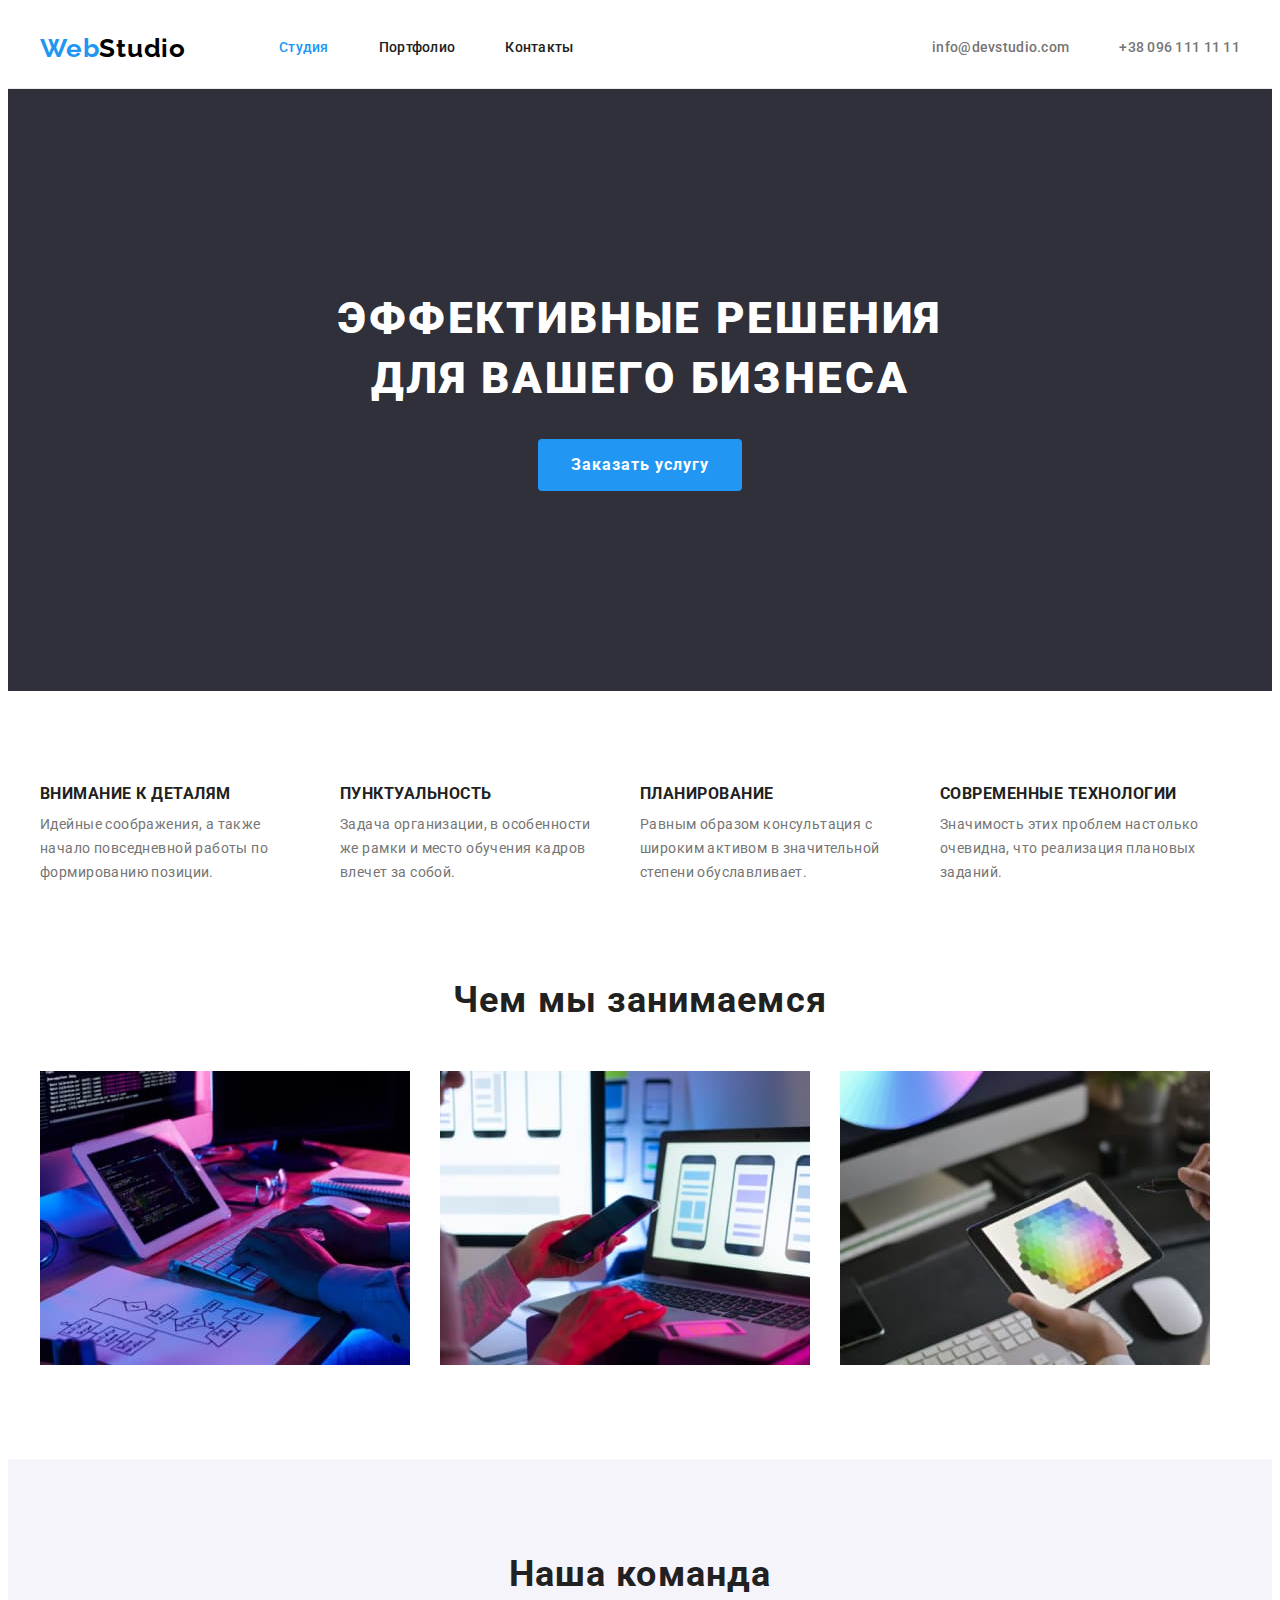
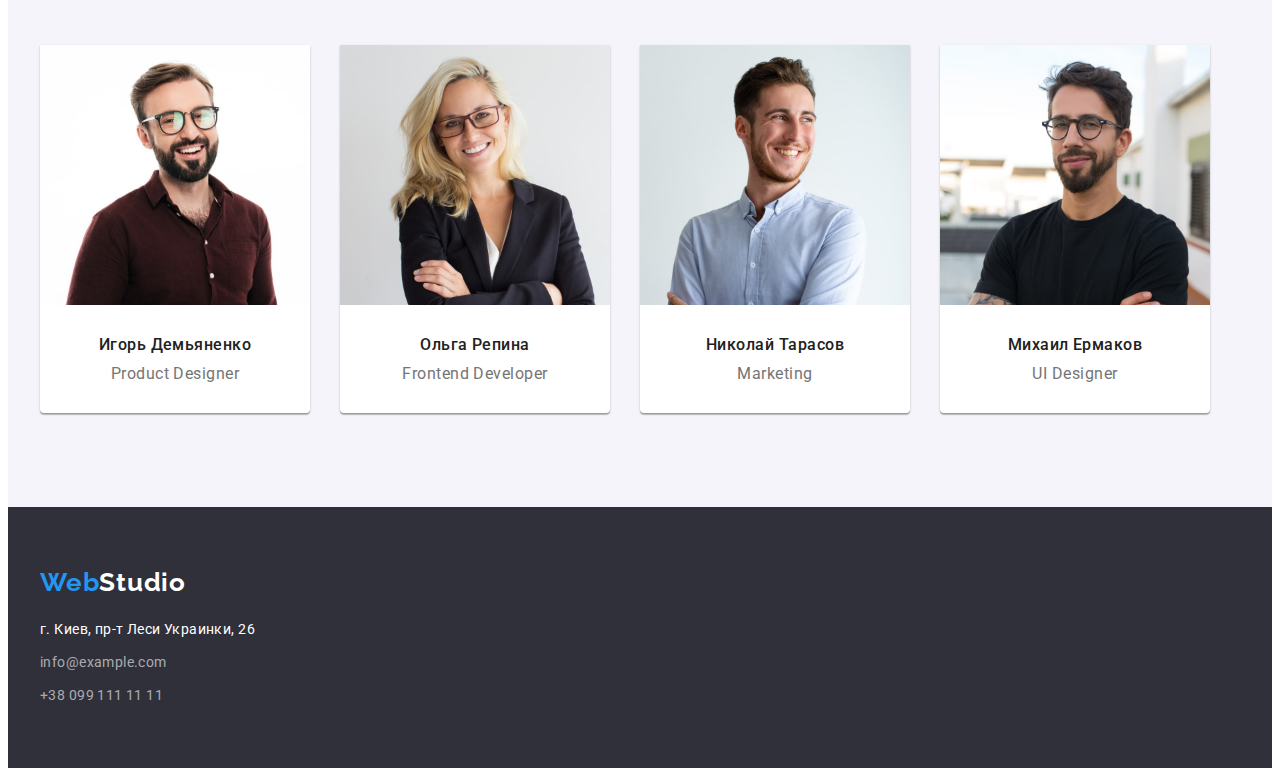
<file: index.html>
<!DOCTYPE html>
<html lang="ru">

<head>
    <meta charset="UTF-8">
    <meta http-equiv="X-UA-Compatible" content="IE=edge">
    <meta name="viewport" content="width=device-width, initial-scale=1.0">
    <title>Главная</title>
    <link rel="preconnect" href="https://fonts.googleapis.com">
    <link rel="preconnect" href="https://fonts.gstatic.com" crossorigin>
    <link href="https://fonts.googleapis.com/css2?family=Raleway:wght@700&family=Roboto:wght@400;500;700;900&display=swap"
        rel="stylesheet">
    <link rel="stylesheet" href="https://cdnjs.cloudflare.com/ajax/libs/modern-normalize/1.1.0/modern-normalize.min.css"
        integrity="sha512-wpPYUAdjBVSE4KJnH1VR1HeZfpl1ub8YT/NKx4PuQ5NmX2tKuGu6U/JRp5y+Y8XG2tV+wKQpNHVUX03MfMFn9Q=="
        crossorigin="anonymous"
        referrerpolicy="no-referrer" />
    <link rel="stylesheet" href="./css/styles.css">
</head>
<body>
    <header class="header">
        <div class="container">
        <nav class="header-navigation">
            <a href="" class="logo link"><span class="accent">Web</span>Studio</a>
            <ul class="header-first-list list">
                <li class="header-item"><a href="index.html" class="header-link current link">Студия</a></li>
                <li class="header-item"><a href="portfolio.html" class="header-link link">Портфолио</a></li>
                <li class="header-item"><a href="" class="header-link link">Контакты</a></li>
            </ul>
        </nav>
        <ul class="header-second-list list">
            <li class="header-second-item"><a href="mailto:info@devstudio.com" class="header-mail link">info@devstudio.com</a></li>
            <li class="header-second-item"><a href="tel:+380961111111" class="header-tel link">+38 096 111 11 11</a></li>
        </ul>
        </div>
    </header>

    <main>
        <section class="hero">
            <div class="container">
            <h1 class="hero-title">Эффективные решения для вашего бизнеса</h1>
            <button type="button" class="hero-btn">Заказать услугу</button>
            </div>
        </section>
        <section class="about section">
            <div class="container">
            <h2 class="visually-hidden">Особенности работы студии</h2>
            <ul class="about-list list">
                <li class="about-item">
                    <h3 class="about-top-text">Внимание к деталям</h3>
                    <p class="about-text">Идейные соображения, а также начало повседневной работы по формированию позиции.</p>
                </li>
                <li class="about-item">
                    <h3 class="about-top-text">Пунктуальность</h3>
                    <p class="about-text">Задача организации, в особенности же рамки и место обучения кадров влечет за собой.</p>
                </li>
                <li class="about-item">
                    <h3 class="about-top-text">Планирование</h3>
                    <p class="about-text">Равным образом консультация с широким активом в значительной степени обуславливает.</p>
                </li>
                <li class="about-item">
                    <h3 class="about-top-text">Современные технологии</h3>
                    <p class="about-text">Значимость этих проблем настолько очевидна, что реализация плановых заданий.</p>
                </li>
            </ul>
            </div>
        </section>
        <section class="work section">
            <div class="container">
            <h2 class="section-title">Чем мы занимаемся</h2>
            <ul class="work-list list">
                <li class="work-item"><img src="./images/img-1.jpg" alt="набор кода на планшете" width="370" height="294"></li>
                <li class="work-item"><img src="./images/img-2.jpg" alt="схемы на телефоне и ноуте" width="370" height="294"></li>
                <li class="work-item"><img src="./images/img-3.jpg" alt="спектор цветов на планшете" width="370" height="294"></li>
            </ul>
            </div>
        </section>
        <section class="team section">
            <div class="container">
            <h2 class="section-title">Наша команда</h2>
            <ul class="team-list list">
                <li class="team-item">
                    <img src="./images/img-4.jpg" alt="Игорь Демьяненко" width="270" height="260" class="team-img">
                    <div class="team-box">
                    <h3 class="team-bottom-title">Игорь Демьяненко</h3>
                    <p lang="en" class="team-text">Product Designer</p>
                    </div>
                </li>
                <li class="team-item">
                    <img src="./images/img-5.jpg" alt="Ольга Репина" width="270" height="260" class="team-img">
                    <div class="team-box">
                    <h3 class="team-bottom-title">Ольга Репина</h3>
                    <p lang="en" class="team-text">Frontend Developer</p>
                    </div>
                </li>
                <li class="team-item">
                    <img src="./images/img-6.jpg" alt="Николай Тарасов" width="270" height="260" class="team-img">
                    <div class="team-box">
                    <h3 class="team-bottom-title">Николай Тарасов</h3>
                    <p lang="en" class="team-text">Marketing</p>
                    </div>
                </li>
                <li class="team-item">
                    <img src="./images/img-7.jpg" alt="Михаил Ермаков" width="270" height="260" class="team-img">
                    <div class="team-box">
                    <h3 class="team-bottom-title">Михаил Ермаков</h3>
                    <p lang="en" class="team-text">UI Designer</p>
                    </div>
                </li>
            </ul>
            </div>
        </section>
    </main>
    
    <footer class="footer">
        <div class="container">
        <a href="" class="logo link"><span class="accent">Web</span>Studio</a>
        <address>
            <ul class="footer-list list">
                <li class="footer-item"><a href="https://goo.gl/maps/D3uRbkzvZpGUqhTm6" class="footer-address link"target="_blank" rel="noopener noreferrer">г. Киев,
                        пр-т Леси Украинки, 26</a></li>
                <li class="footer-item"><a href="mailto:info@example.com" class="footer-mail link">info@example.com</a></li>
                <li class="footer-item"><a href="tel:+380991111111" class="footer-tel link">+38 099 111 11 11</a></li>
            </ul>
        </address>
        </div>
    </footer>
</body>

</html>
</file>
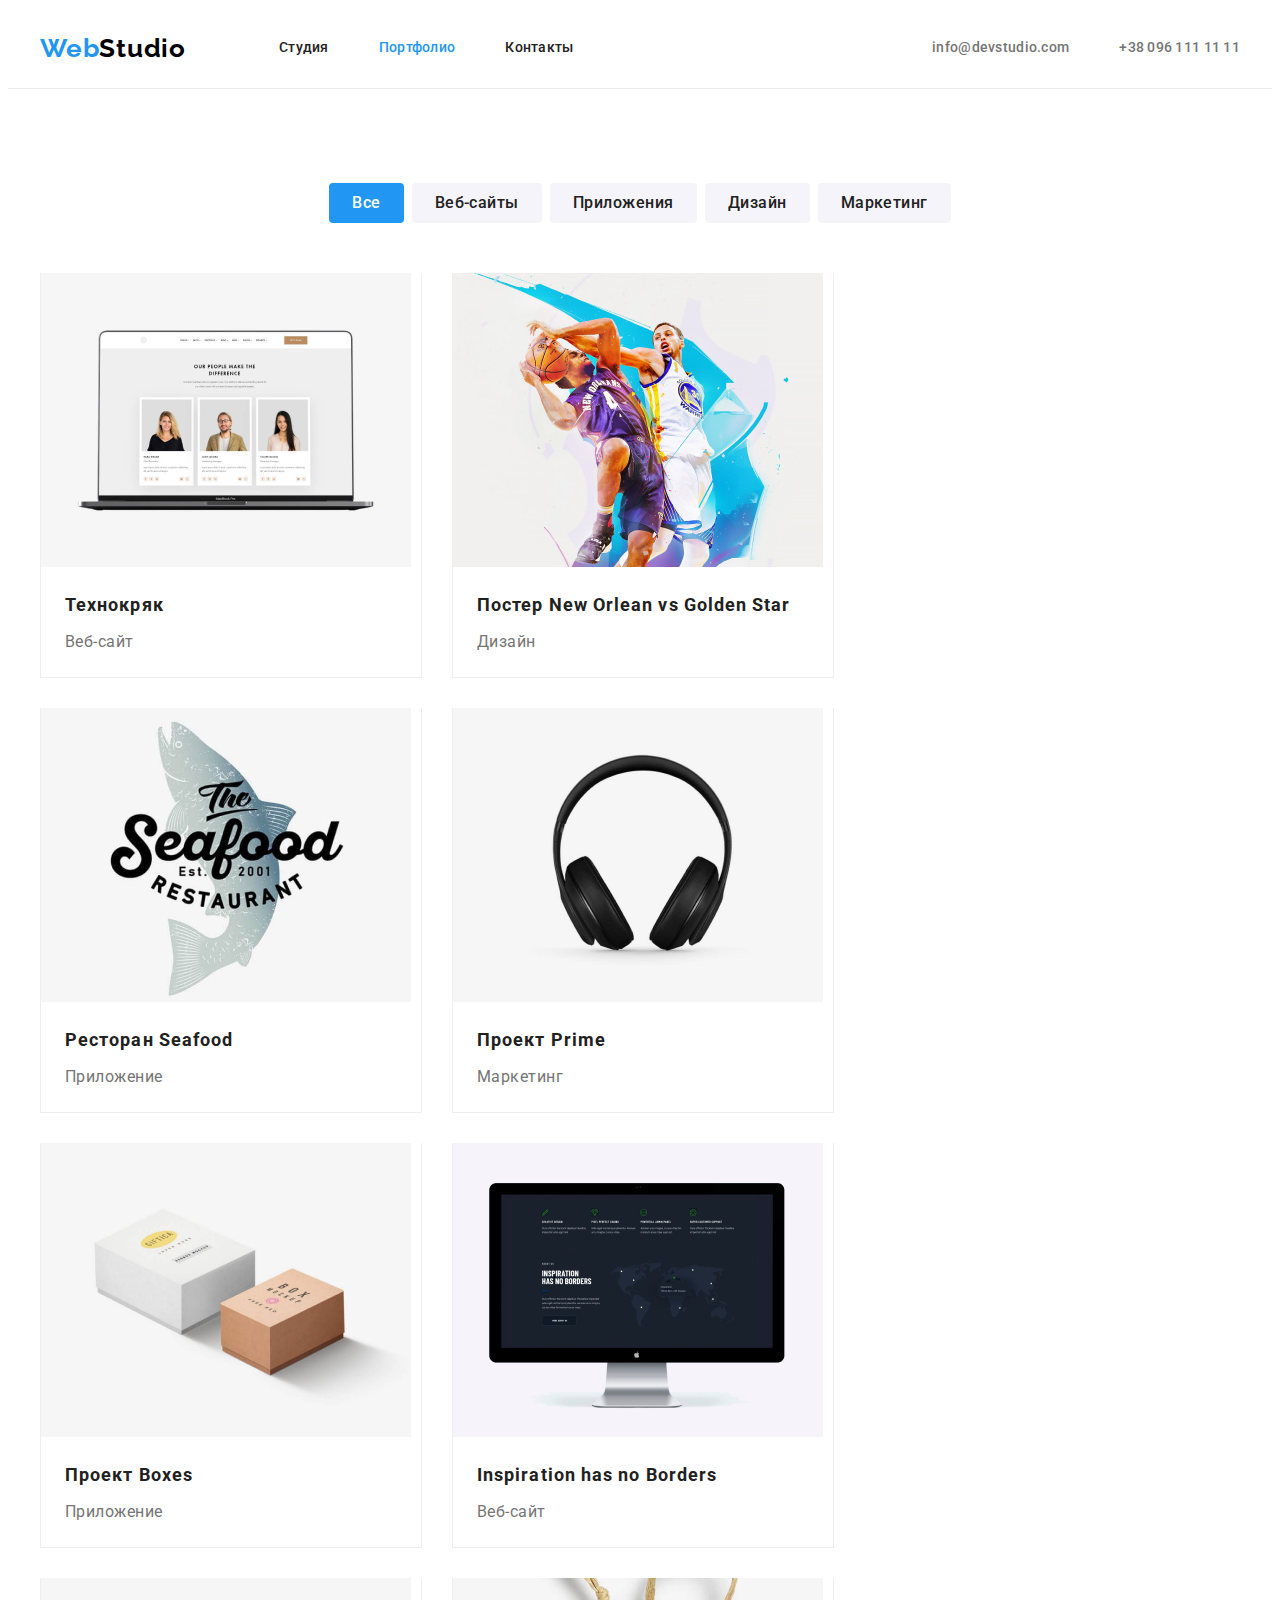
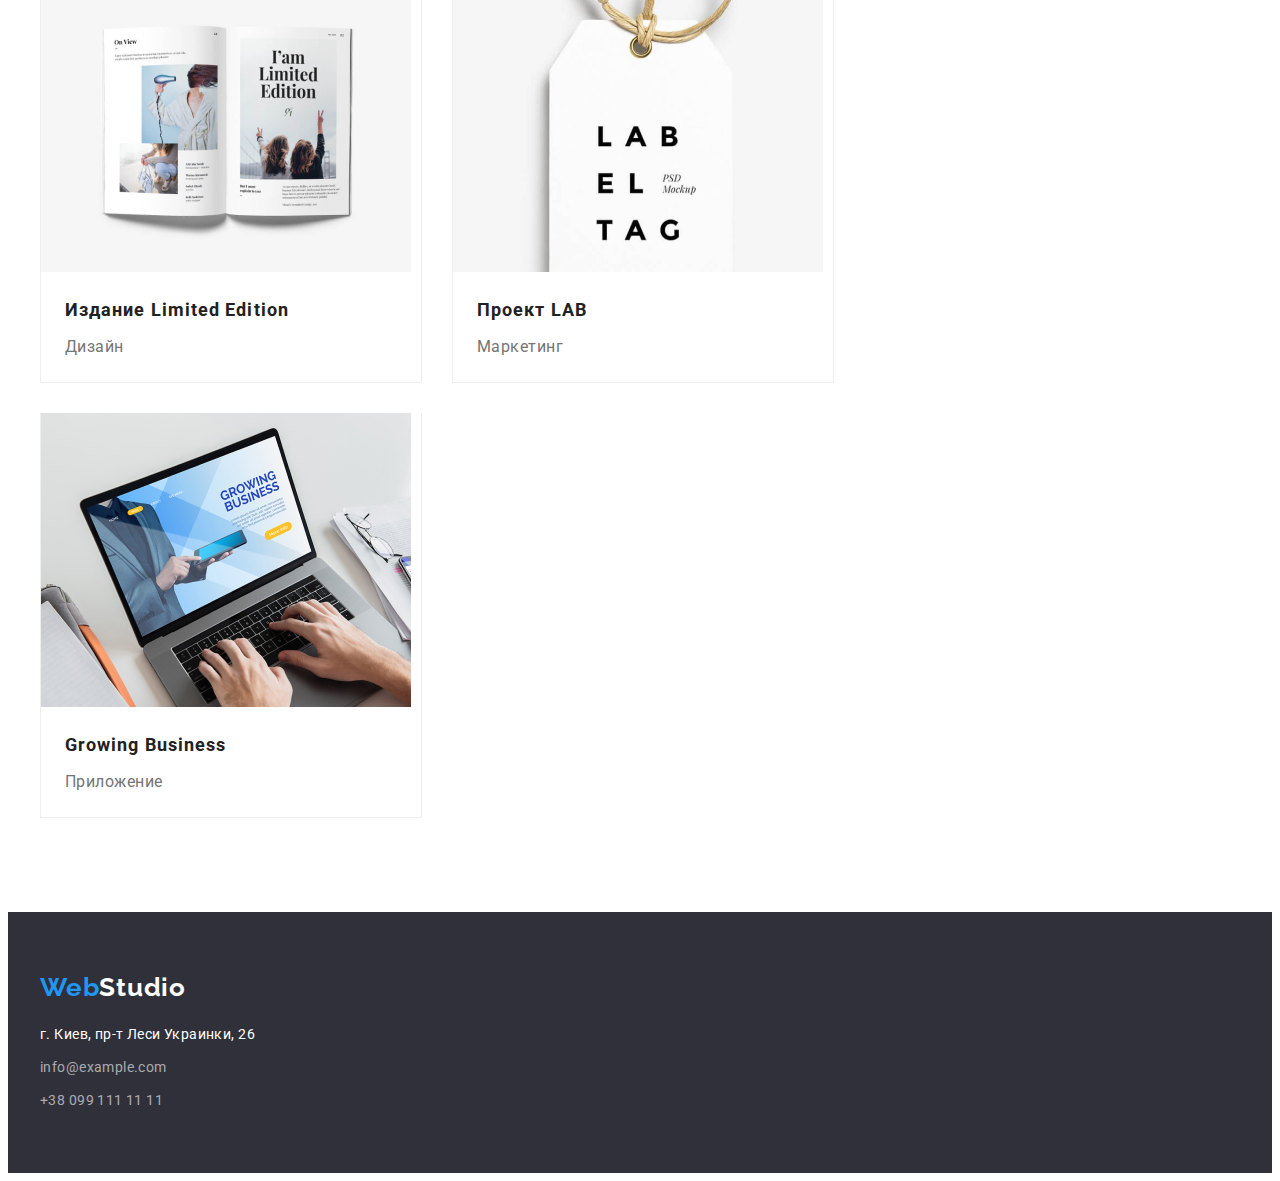
<file: portfolio.html>
<!DOCTYPE html>
<html lang="ru">
<head>
    <meta charset="UTF-8">
    <meta http-equiv="X-UA-Compatible" content="IE=edge">
    <meta name="viewport" content="width=device-width, initial-scale=1.0">
    <title>Портфолио</title>
    <link rel="preconnect" href="https://fonts.googleapis.com">
    <link rel="preconnect" href="https://fonts.gstatic.com" crossorigin>
    <link href="https://fonts.googleapis.com/css2?family=Raleway:wght@700&family=Roboto:wght@400;500;700;900&display=swap"
        rel="stylesheet">
    <link rel="stylesheet" href="https://cdnjs.cloudflare.com/ajax/libs/modern-normalize/1.1.0/modern-normalize.min.css"
        integrity="sha512-wpPYUAdjBVSE4KJnH1VR1HeZfpl1ub8YT/NKx4PuQ5NmX2tKuGu6U/JRp5y+Y8XG2tV+wKQpNHVUX03MfMFn9Q=="
        crossorigin="anonymous" 
        referrerpolicy="no-referrer" />
    <link rel="stylesheet" href="./css/styles.css">
</head>
<body>
    <header class="header">
        <div class="container">
            <nav class="header-navigation">
                <a href="" class="logo link"><span class="accent">Web</span>Studio</a>
                <ul class="header-first-list list">
                    <li class="header-item"><a href="index.html" class="header-link link">Студия</a></li>
                    <li class="header-item"><a href="portfolio.html" class="header-link current link">Портфолио</a></li>
                    <li class="header-item"><a href="" class="header-link link">Контакты</a></li>
                </ul>
            </nav>
            <ul class="header-second-list list">
                <li class="header-second-item"><a href="mailto:info@devstudio.com" class="header-mail link">info@devstudio.com</a></li>
                <li class="header-second-item"><a href="tel:+380961111111" class="header-tel link">+38 096 111 11 11</a></li>
            </ul>
            </div>
            </header>

    <main>
        <section class="portfolio section">
            <div class="container">
            <h1 class="visually-hidden">Портфолио</h1>
            <ul class="portfolio-first-list list">
                <li class="portfolio-first-item"><button type="button" class="portfolio-btn current">Все</button></li>
                <li class="portfolio-first-item"><button type="button" class="portfolio-btn">Веб-сайты</button></li>
                <li class="portfolio-first-item"><button type="button" class="portfolio-btn">Приложения</button></li>
                <li class="portfolio-first-item"><button type="button" class="portfolio-btn">Дизайн</button></li>
                <li class="portfolio-first-item"><button type="button" class="portfolio-btn">Маркетинг</button></li>
            </ul>
            <ul class="portfolio-second-list list">
                <li class="portfolio-second-item">
                    <a href="" class="portfolio-link link">
                        <img src="images/portfolio-1.jpg" alt="Проэкт 1" width="370" height="294" class="portfolio-img">
                        <div class="card-box">
                        <h2 class="portfolio-title">Технокряк</h2>
                        <p class="portfolio-text">Веб-сайт</p>
                        </div>
                    </a>
                </li>
                <li class="portfolio-second-item">
                    <a href="" class="portfolio-link link">
                        <img src="images/portfolio-2.jpg" alt="Проэкт 2" width="370" height="294" class="portfolio-img">
                        <div class="card-box">
                        <h2 class="portfolio-title">Постер New Orlean vs Golden Star</h2>
                        <p class="portfolio-text">Дизайн</p>
                        </div>
                    </a>
                </li>
                <li class="portfolio-second-item">
                    <a href="" class="portfolio-link link">
                        <img src="images/portfolio-3.jpg" alt="Проэкт 3" width="370" height="294" class="portfolio-img">
                        <div class="card-box">
                        <h2 class="portfolio-title">Ресторан Seafood</h2>
                        <p class="portfolio-text">Приложение</p>
                        </div>
                    </a>
                </li>
                <li class="portfolio-second-item">
                    <a href="" class="portfolio-link link">
                        <img src="images/portfolio-4.jpg" alt="Проэкт 4" width="370" height="294" class="portfolio-img">
                        <div class="card-box">
                        <h2 class="portfolio-title">Проект Prime</h2>
                        <p class="portfolio-text">Маркетинг</p>
                        </div>
                    </a>
                </li>
                <li class="portfolio-second-item">
                    <a href="" class="portfolio-link link">
                        <img src="images/portfolio-5.jpg" alt="Проэкт 5" width="370" height="294" class="portfolio-img">
                        <div class="card-box">
                        <h2 class="portfolio-title">Проект Boxes</h2>
                        <p class="portfolio-text">Приложение</p>
                        </div>
                    </a>
                </li>
                <li class="portfolio-second-item">
                    <a href="" class="portfolio-link link">
                        <img src="images/portfolio-6.jpg" alt="Проэкт 6" width="370" height="294" class="portfolio-img">
                        <div class="card-box">
                        <h2 class="portfolio-title">Inspiration has no Borders</h2>
                        <p class="portfolio-text">Веб-сайт</p>
                        </div>
                    </a>
                </li>
                <li class="portfolio-second-item">
                    <a href="" class="portfolio-link link">
                        <img src="images/portfolio-7.jpg" alt="Проэкт 7" width="370" height="294" class="portfolio-img">
                        <div class="card-box">
                        <h2 class="portfolio-title">Издание Limited Edition</h2>
                        <p class="portfolio-text">Дизайн</p>
                        </div>
                    </a>
                </li>
                <li class="portfolio-second-item">
                    <a href="" class="portfolio-link link">
                        <img src="images/portfolio-8.jpg" alt="Проэкт 8" width="370" height="294" class="portfolio-img">
                        <div class="card-box">
                        <h2 class="portfolio-title">Проект LAB</h2>
                        <p class="portfolio-text">Маркетинг</p>
                        </div>
                    </a>
                </li>
                <li class="portfolio-second-item">
                    <a href="" class="portfolio-link link">
                        <img src="images/portfolio-9.jpg" alt="Проэкт 9" width="370" height="294" class="portfolio-img">
                        <div class="card-box">
                        <h2 class="portfolio-title">Growing Business</h2>
                        <p class="portfolio-text">Приложение</p>
                        </div>
                    </a>
                </li>
            </ul>
            </div>
        </section>
    </main>

        <footer class="footer">
            <div class="container">
                <a href="" class="logo link"><span class="accent">Web</span>Studio</a>
                <address>
                    <ul class="footer-list list">
                        <li class="footer-item"><a href="https://goo.gl/maps/D3uRbkzvZpGUqhTm6" class="footer-address link"
                                target="_blank" rel="noopener noreferrer">г. Киев,
                                пр-т Леси Украинки, 26</a></li>
                        <li class="footer-item"><a href="mailto:info@example.com" class="footer-mail link">info@example.com</a>
                        </li>
                        <li class="footer-item"><a href="tel:+380991111111" class="footer-tel link">+38 099 111 11 11</a></li>
                    </ul>
                </address>
            </div>
        </footer>
</body>
</html>
</file>
<file: css/styles.css>
:root {
    --main-text-color: #212121;
    --primary-text-color:#757575;
    --accent-color:#2196F3;
    --hero-color:#ffffff;
    --logo-color:#000000;
}

body {
    font-family: "Roboto", Tahoma, sans-serif;
    color: var(--primary-text-color);
    font-size: 14px;
    background-color: var(--hero-color);
}

p,
a,
h1,
h2,
h3,
h4,
h5,
h6 {
    margin: 0;
}

ul, ol {
    padding-left: 0;
    margin: 0;
}

img {
    display: block;
}

.link {
    text-decoration: none;
}

.list {
    padding: 0;
    margin: 0;
    list-style: none;
}

.accent {
    color: var(--accent-color);
}

.container {
    margin-right: auto;
    margin-left: auto;
    padding-left: 15px;
    padding-right: 15px;
    width: 1200px;
}

.section {
    padding-top: 94px;
    padding-bottom: 94px;
}

/*------------------------------------------HEADER------------------------------------------*/

.header {
    border-bottom: 1px solid #ECECEC;
}

.header .container {
    display: flex;
    align-items: center;
}

.logo {
    font-family: 'Raleway';
    font-weight: 700;
    font-size: 26px;
    line-height: 1.19;
    letter-spacing: 0.03em;    
    color: var(--logo-color);
    margin-right: 93px;
}

.header-navigation {
    display: flex;
    align-items: center;
}

.header-first-list {
    display: flex;
}

.header-second-list {
    display: flex;
    margin-left: auto;
}

.header-link {
    font-weight: 500;
    line-height: 1.14;
    letter-spacing: 0.02em;
    color: var(--main-text-color);
    display: block;
    padding-top: 32px;
    padding-bottom: 32px;
}

.header-item:not(:last-child) {
    margin-right: 50px;
}

.header-second-item + .header-second-item {
    margin-left: 50px;
}

.header-mail,
.header-tel {
    font-weight: 500;
    line-height: 1.14;
    letter-spacing: 0.02em;
    color: var(--primary-text-color);
    display: block;
    padding-top: 32px;
    padding-bottom: 32px;
}

.header-link:hover,
.header-link:focus,
.header-mail:hover,
.header-mail:focus,
.header-tel:hover,
.header-tel:focus,
.current{
    color: var(--accent-color);
}

/*------------------------------------------HERO------------------------------------------*/

.hero {
    background-color: #2F303A;
    text-align: center;
    padding-top: 200px;
    padding-bottom: 200px;
}

.hero-title {
    margin-bottom: 30px;
    font-weight: 900;
    font-size: 44px;
    line-height: 1.36;
    letter-spacing: 0.06em;
    text-transform: uppercase;
    color: var(--hero-color);
    max-width: 696px;
    text-align: center;
    margin-left: auto;
    margin-right: auto;
}

.hero-btn {
    border: 1px solid transparent;
    border-radius: 4px;
    padding: 10px 32px;
    font-family: inherit;
    font-weight: 700;
    font-size: 16px;
    line-height: 1.88;
    letter-spacing: 0.06em;    
    color: var(--hero-color);
    background-color: var(--accent-color);
    cursor: pointer;
}

.hero-btn:hover{
    color: var(--hero-color);
    background-color: #107ed8;
}

.visually-hidden {
    position: absolute;
    white-space: nowrap;
    width: 1px;
    height: 1px;
    overflow: hidden;
    border: 0;
    padding: 0;
    clip: rect(0 0 0 0);
    clip-path: inset(50%);
    margin: -1px;
}

/*------------------------------------------ABOUT------------------------------------------*/

.about-list {
    display: flex;
}

.about-item {
    max-width: 270px;
}

.about-item:not(:last-child) {
    margin-right: 30px;
}

.about-top-text {
    margin-bottom: 10px;
    font-weight: 700;
    line-height: 1.14;
    letter-spacing: 0.03em;
    text-transform: uppercase;    
    color: var(--main-text-color);
}

.about-text {
    font-weight: 400;
    line-height: 1.71;    
    letter-spacing: 0.03em;    
    color: var(--primary-text-color);
}

/*------------------------------------------WORK------------------------------------------*/

.work {
    padding-top: 0;
}

.work-list {
    display: flex;
}

.work-item + .work-item {
    margin-left: 30px;
}

.section-title {
    font-weight: 700;
    font-size: 36px;
    line-height: 1.17;
    text-align: center;
    letter-spacing: 0.03em;
    color: var(--main-text-color);
    margin-bottom: 50px;
}

/*------------------------------------------TEAM------------------------------------------*/

.team {
    background-color: #F5F4FA;
}

.team-list {
    display: flex;
    margin-left: -30px;
}

.team-item {
    flex-basis: calc((100%-120px)/4);
    margin-left: 30px;
    background: #FFFFFF;
    box-shadow: 0px 1px 3px rgba(0, 0, 0, 0.12),
    0px 1px 1px rgba(0, 0, 0, 0.14),
    0px 2px 1px rgba(0, 0, 0, 0.2);
    border-radius: 0px 0px 4px 4px;
}

.team-bottom-title {
    font-weight: 500;
    font-size: 16px;
    line-height: 1.19;
    text-align: center;
    letter-spacing: 0.03em;
    color: var(--main-text-color);
    margin-bottom: 10px;
}

.team-text {
    font-weight: 400;
    font-size: 16px;
    line-height: 1.19;
    text-align: center;
    letter-spacing: 0.03em;
    color: var(--primary-text-color);
}

.team-box {
    padding-top: 30px;
    padding-bottom: 30px;
}

/*------------------------------------------PORTFOLIO------------------------------------------*/

.portfolio-first-list {
    margin-bottom: 50px;
    justify-content: center;
    display: flex;
}

.portfolio-first-item:not(:last-child) {
    margin-right: 8px;
}

.portfolio-second-list {
    display: flex;
    flex-wrap: wrap;
    margin-left: -30px;
    margin-bottom: -30px;
}

.portfolio-second-item {
    width: calc(100% / 3 - 30px);
    margin-left: 30px;
    margin-bottom: 30px;
    border-bottom: 1px solid #eeeeee;
    border-right: 1px solid #eeeeee;
    border-left: 1px solid #eeeeee;
}

.portfolio-btn {
    font-family: inherit;
    border: 1px solid transparent;
    border-radius: 4px;
    padding: 6px 22px;
    font-weight: 500;
    font-size: 16px;
    line-height: 1.62;
    text-align: center;
    letter-spacing: 0.03em;    
    color: var(--main-text-color);
    background-color: #F5F4FA;
    cursor: pointer;
}

.portfolio-btn:hover,
.portfolio-btn:focus,
.portfolio-btn.current {
    color: #ffffff;
    background-color: var(--accent-color);
}

.card-box {
    padding-top: 20px;
    padding-bottom: 20px;
    padding-left: 24px;
}

.portfolio-title {
    font-weight: 700;
    font-size: 18px;
    line-height: 2.00;
    letter-spacing: 0.06em;
    color:var(--main-text-color);
    margin-bottom: 4px;
}

.portfolio-text {
    font-weight: 400;
    font-size: 16px;
    line-height: 1.88;
    letter-spacing: 0.03em;    
    color: var(--primary-text-color);
}

/*------------------------------------------FOOTER------------------------------------------*/

.footer {
    background-color:#2F303A;
    padding-top: 60px;
    padding-bottom: 60px;
}

.footer .logo {   
    color: #ffffff;
    margin-right: 0;
    margin-bottom: 20px;
    display: inline-block;
}

.footer-address,
.footer-mail,
.footer-tel {
    font-style: normal;
    font-weight: 400;
    line-height: 1.71;
    letter-spacing: 0.03em;
    color: #FFFFFF;
}

.footer-item:not(:last-child) {
    margin-bottom: 9px;
}

.footer-mail,
.footer-tel {  
    color: rgba(255, 255, 255, 0.6);
}

.footer-mail:hover,
.footer-mail:focus,
.footer-tel:hover,
.footer-tel:focus {
    color: var(--accent-color);
}
</file>
